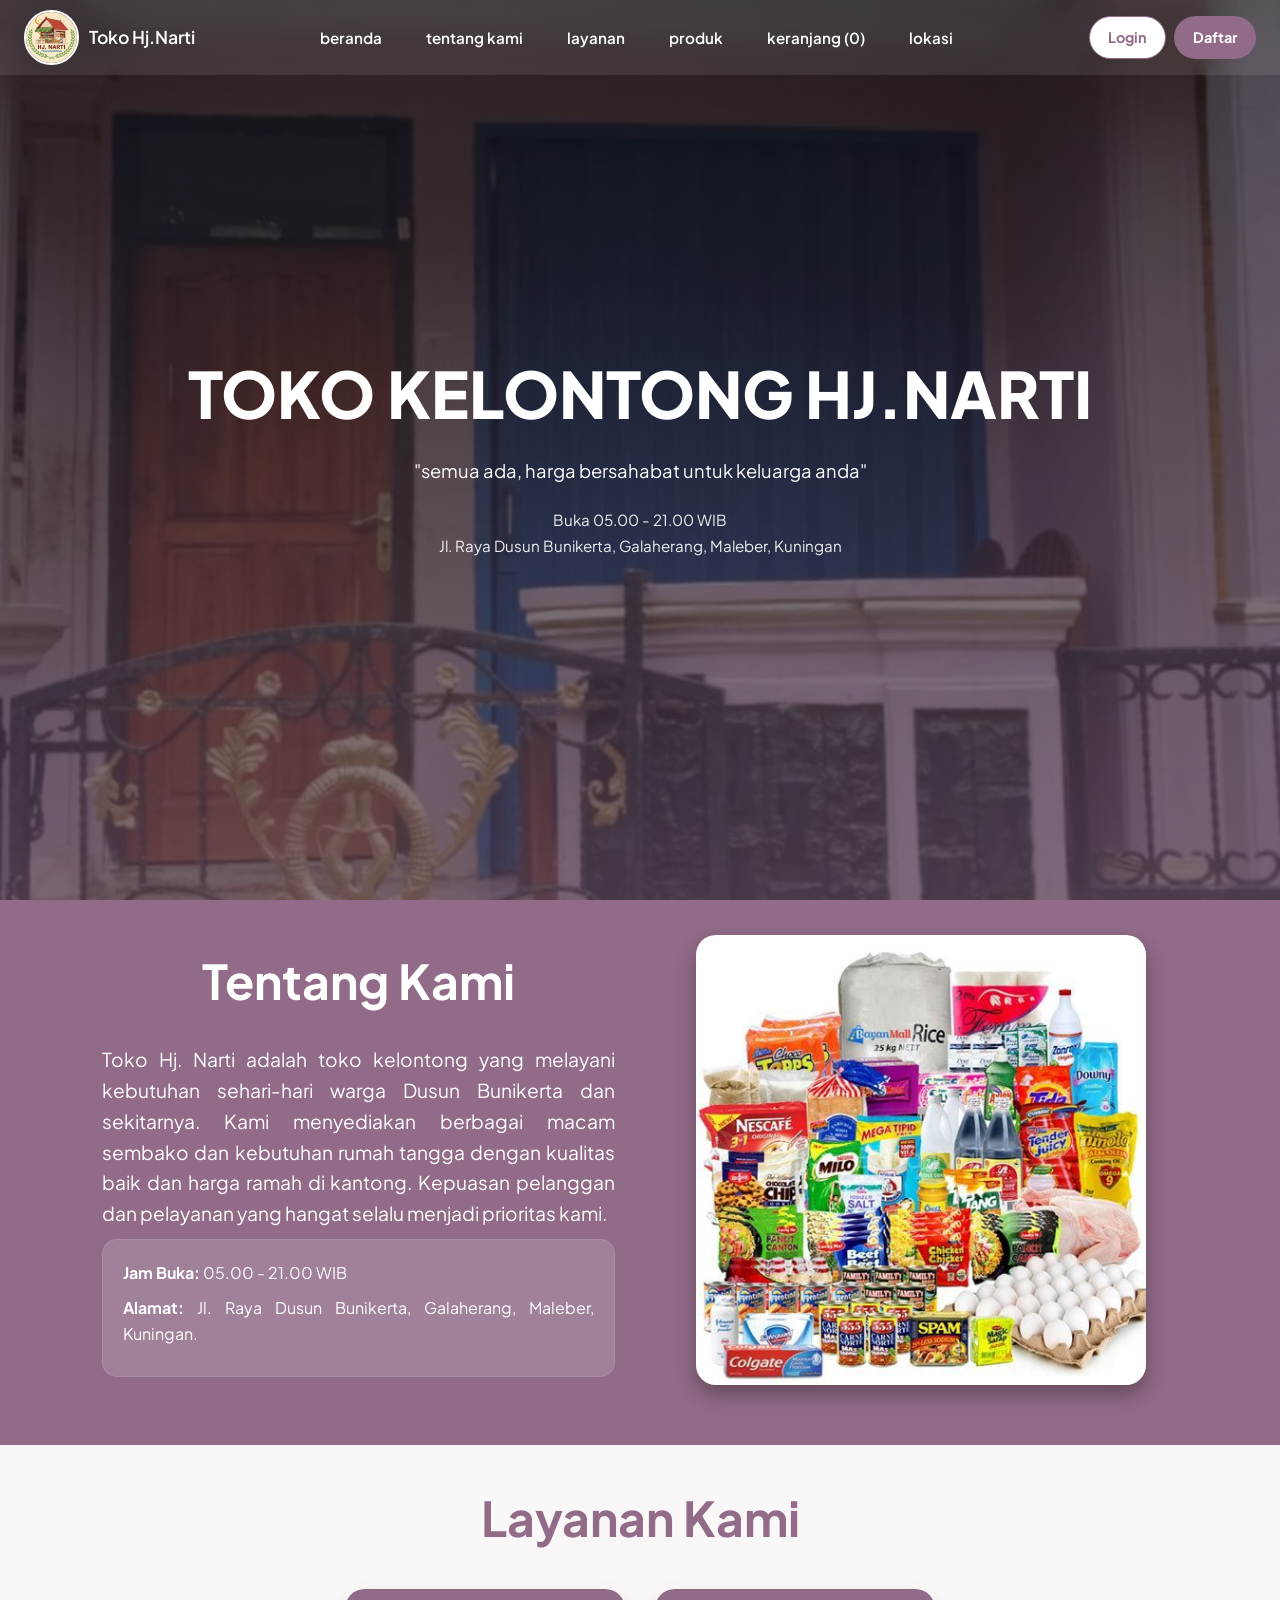
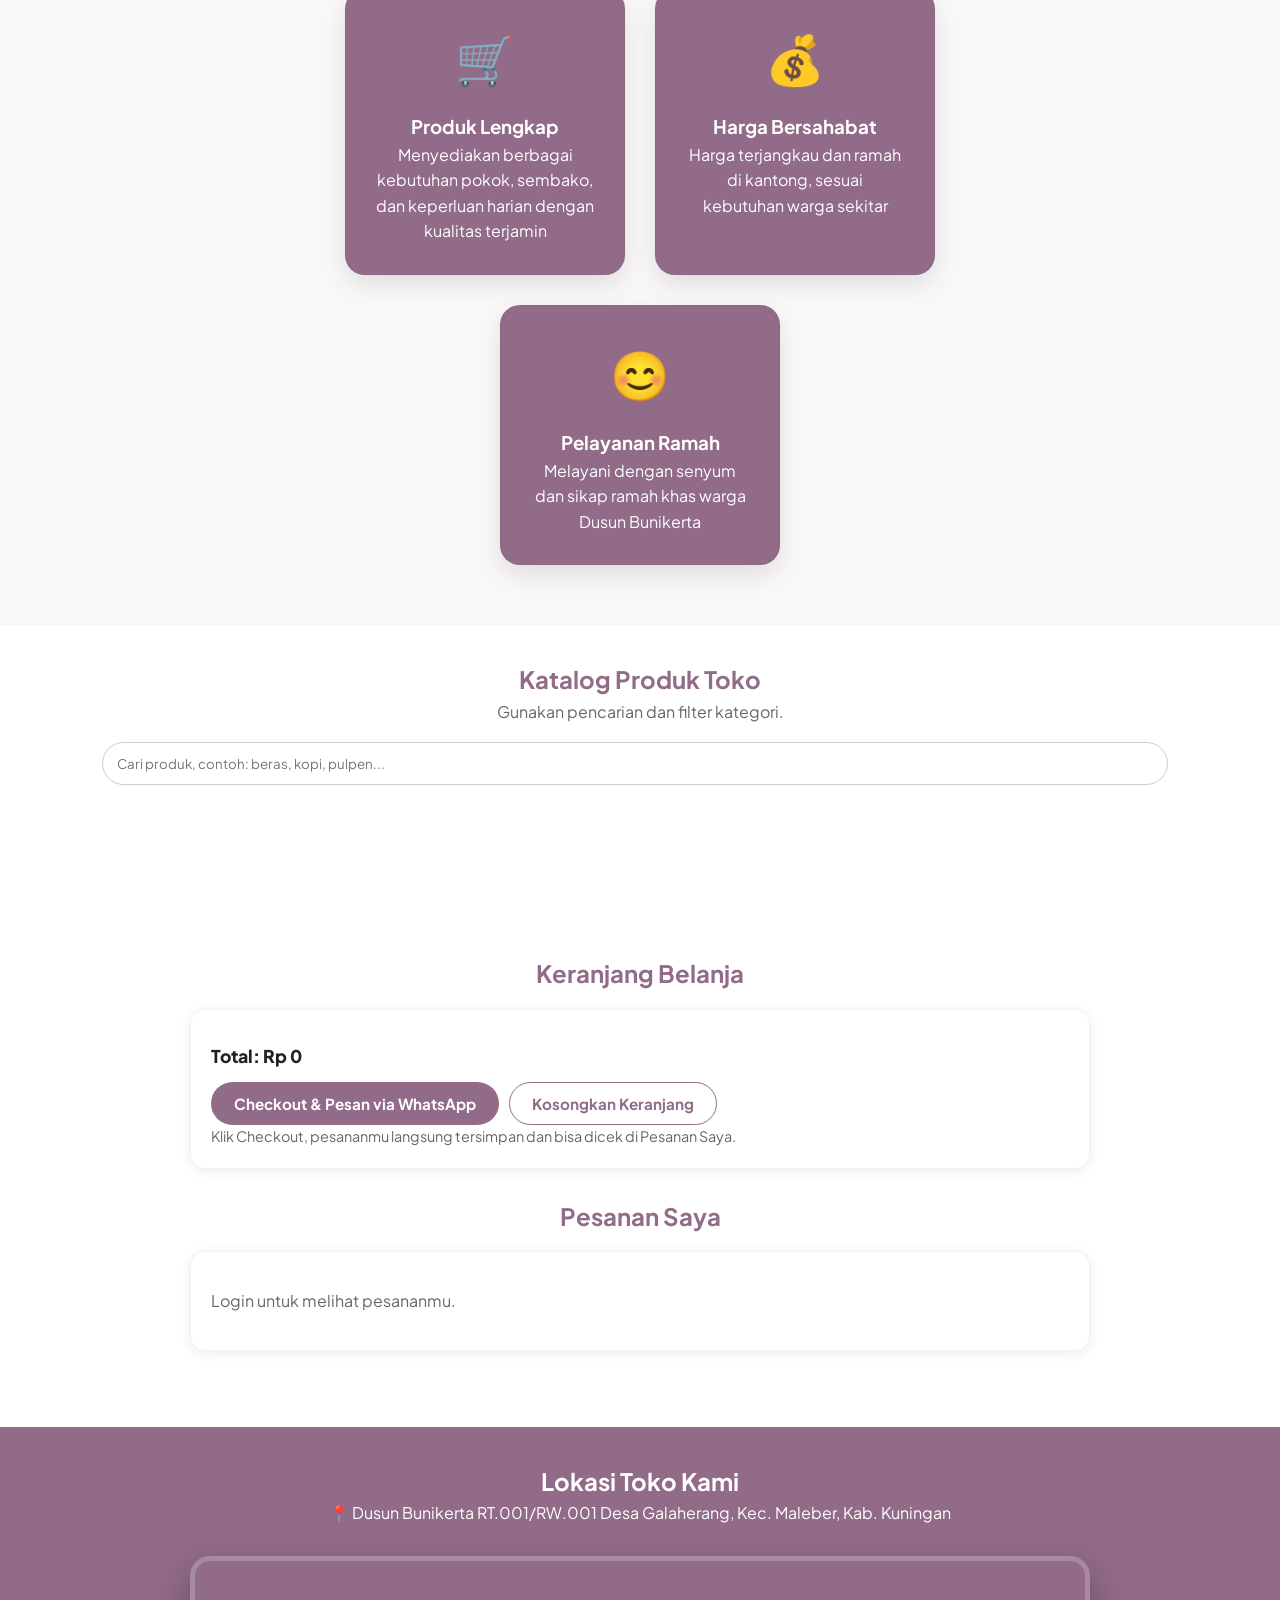
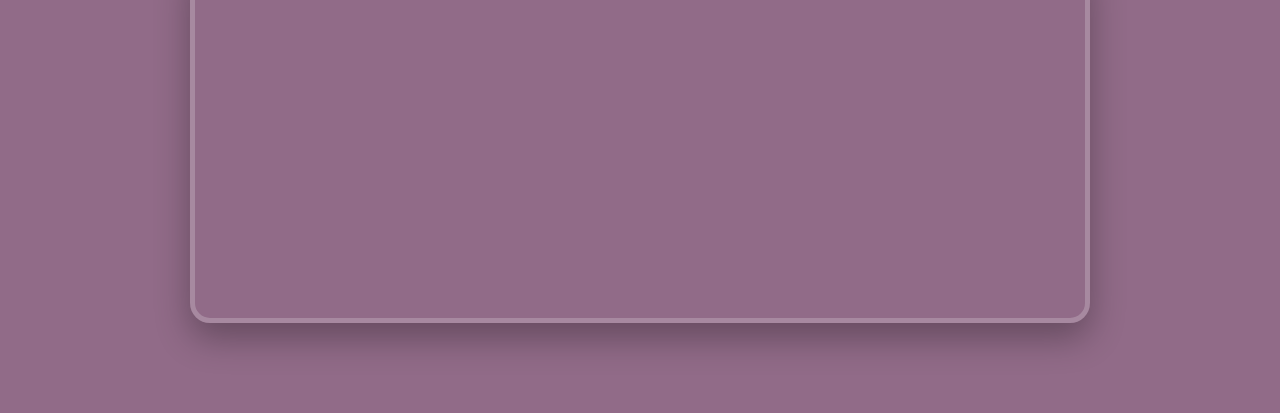
<file: index.html>
<!DOCTYPE html>
<html lang="id">
<head>
<meta charset="UTF-8">
<meta name="viewport" content="width=device-width, initial-scale=1.0">
<title>Toko Hj.Narti</title>
<meta name="description" content="Toko Kelontong Hj. Narti — sembako, sayuran, bumbu dapur, dan kebutuhan harian warga Dusun Bunikerta, Kuningan.">
<link rel="stylesheet" href="style.css">
</head>
<body>
<nav class="navbar">
  <div class="logo">
    <img src="assets/logo_toko.png" alt="Logo" class="logo-circle" onerror="this.style.display='none'">
    <span id="logoText">Toko Hj.Narti</span>
  </div>
  <ul>
    <li><a href="#beranda">beranda</a></li>
    <li><a href="#tentang">tentang kami</a></li>
    <li><a href="#layanan">layanan</a></li>
    <li><a href="#produk">produk</a></li>
    <li><a href="#keranjang">keranjang (<span id="cartCount">0</span>)</a></li>
    <li><a href="#lokasi">lokasi</a></li>
  </ul>
  <div class="auth-area" id="authArea">
    <a class="btn btn-outline" href="login.html">Login</a>
    <a class="btn btn-primary" href="register.html">Daftar</a>
  </div>
</nav>

<section class="hero" id="beranda">
  <div class="hero-content">
    <h1>TOKO KELONTONG HJ.NARTI</h1>
    <p>"semua ada, harga bersahabat untuk keluarga anda"</p>
    <p class="hero-note">Buka 05.00 - 21.00 WIB</p>
    <p class="hero-note hero-alamat">Jl. Raya Dusun Bunikerta, Galaherang, Maleber, Kuningan</p>
  </div>
</section>

<section class="section-tentang-baru" id="tentang">
  <div class="info-container">
    <div class="info-text">
      <h2 class="title-white">Tentang Kami</h2>
      <p class="text-white">Toko Hj. Narti adalah toko kelontong yang melayani kebutuhan sehari-hari warga Dusun Bunikerta dan sekitarnya. Kami menyediakan berbagai macam sembako dan kebutuhan rumah tangga dengan kualitas baik dan harga ramah di kantong. Kepuasan pelanggan dan pelayanan yang hangat selalu menjadi prioritas kami.</p>
      <div class="details-box">
        <p><strong>Jam Buka:</strong> 05.00 - 21.00 WIB</p>
        <p><strong>Alamat:</strong> Jl. Raya Dusun Bunikerta, Galaherang, Maleber, Kuningan.</p>
      </div>
    </div>
    <div class="info-image">
      <img src="assets/gambar_sembako.jpg" alt="Foto Sembako" class="img-estetik" onerror="this.style.display='none'">
    </div>
  </div>
</section>

<section class="section-layanan" id="layanan">
  <div class="container">
    <h2 class="title-layanan">Layanan Kami</h2>
    <div class="layanan-grid">
      <div class="layanan-card">
        <div class="icon">🛒</div>
        <h3>Produk Lengkap</h3>
        <p>Menyediakan berbagai kebutuhan pokok, sembako, dan keperluan harian dengan kualitas terjamin</p>
      </div>
      <div class="layanan-card">
        <div class="icon">💰</div>
        <h3>Harga Bersahabat</h3>
        <p>Harga terjangkau dan ramah di kantong, sesuai kebutuhan warga sekitar</p>
      </div>
      <div class="layanan-card">
        <div class="icon">😊</div>
        <h3>Pelayanan Ramah</h3>
        <p>Melayani dengan senyum dan sikap ramah khas warga Dusun Bunikerta</p>
      </div>
    </div>
  </div>
</section>

<section class="section-produk-katalog" id="produk">
  <h2 class="title-produk">Katalog Produk Toko</h2>
  <p class="lead">Gunakan pencarian dan filter kategori.</p>
  <div class="toolbar">
    <input type="search" id="searchInput" placeholder="Cari produk, contoh: beras, kopi, pulpen..." aria-label="Cari produk">
    <span id="productCount" class="muted"></span>
  </div>
  <div class="chips" id="categoryChips"></div>
  <div class="katalog-grid" id="productGrid"></div>
</section>

<section id="keranjang">
  <h2>Keranjang Belanja</h2>
  <div class="cart-box">
    <div id="cartItems"></div>
    <p class="cart-total">Total: <span id="cartTotal">Rp 0</span></p>
    <div class="cart-actions">
      <button type="button" class="btn btn-primary" id="checkoutBtn">Checkout &amp; Pesan via WhatsApp</button>
      <button type="button" class="btn btn-outline" id="clearCartBtn">Kosongkan Keranjang</button>
    </div>
    <p class="muted">Klik Checkout, pesananmu langsung tersimpan dan bisa dicek di Pesanan Saya.</p>
  </div>
  <h2 style="margin-top:28px">Pesanan Saya</h2>
  <div class="panel" id="myOrders"><p class="empty">Login untuk melihat pesananmu.</p></div>
</section>

<section class="section-lokasi" id="lokasi">
  <h2>Lokasi Toko Kami</h2>
  <p>📍 Dusun Bunikerta RT.001/RW.001 Desa Galaherang, Kec. Maleber, Kab. Kuningan</p>
  <div class="peta-wrapper">
    <iframe src="https://www.google.com/maps/embed?pb=!1m14!1m8!1m3!1d3959.5357945106425!2d108.6018286!3d-7.0636991!3m2!1i1024!2i768!4f13.1!3m3!1m2!1s0x2e6f6da18bbafa61%3A0xde6e767fe3c10161!2sToko%20Kelontong%20Hj.%20Narti!5e0!3m2!1sen!2ssg!4v1794963880633!5m2!1sen!2ssg" width="100%" height="350" style="border:0" allowfullscreen="" loading="lazy" referrerpolicy="strict-origin-when-cross-origin" title="Peta Lokasi Toko Hj. Narti">
  </div>
  <a class="btn-petunjuk" href="https://maps.app.goo.gl/xWRF5njpayevtnaE8" target="_blank" rel="noopener">Lihat Petunjuk Arah</a>
</section>

<footer>
  <p><strong>Toko Kelontong Hj. Narti</strong> &mdash; Dusun Bunikerta, Galaherang, Maleber, Kuningan. Buka 05.00&ndash;21.00 WIB.</p>
</footer>

<script src="js/store.js"></script>
<script src="js/auth.js"></script>
<script src="js/app.js"></script>
<script>
window.addEventListener('scroll', function () {
  var nav = document.querySelector('.navbar');
  if (!nav) return;
  if (window.scrollY > 50) nav.classList.add('scrolled');
  else nav.classList.remove('scrolled');
});
</script>
</body>
</html>
</file>
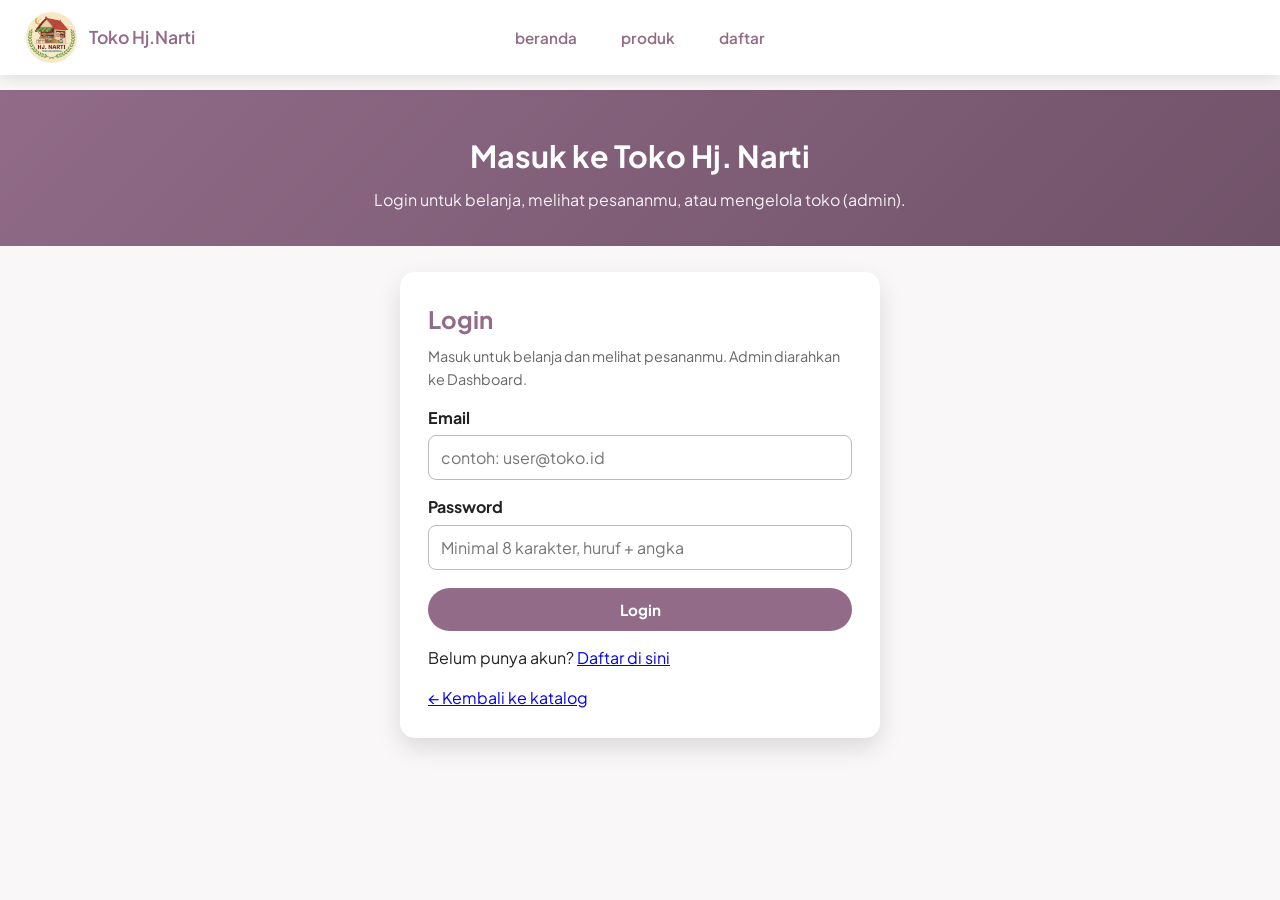
<file: admin.html>
<!DOCTYPE html>
<html lang="id">
<head>
<meta charset="UTF-8">
<meta name="viewport" content="width=device-width, initial-scale=1.0">
<title>Dashboard Admin — Toko Hj. Narti</title>
<link rel="stylesheet" href="style.css">
</head>
<body>
<nav class="navbar scrolled">
  <div class="logo">
    <img src="assets/logo_toko.png" alt="Logo" class="logo-circle" onerror="this.style.display='none'">
    <span>Toko Hj.Narti</span>
  </div>
  <ul>
    <li><a href="index.html">beranda</a></li>
    <li><a href="index.html#produk">produk</a></li>
    <li><a href="index.html#lokasi">lokasi</a></li>
  </ul>
  <div class="auth-area"><span class="user-chip" id="adminWho"></span> <button type="button" class="btn btn-outline" id="logoutBtnAdmin">Logout</button></div>
</nav>

<section class="mini-hero">
  <h2>Dashboard Admin</h2>
  <p>Halaman ini hanya bisa dibuka oleh akun dengan peran <strong>admin</strong>. Pelanggan yang mencoba membuka halaman ini akan dilempar kembali ke katalog.</p>
</section>

<main class="container admin-wrap">
  <div class="print-only">
    <h1>Laporan Toko Kelontong Hj. Narti</h1>
    <p>Dicetak pada <span id="printDate"></span> &bull; Dusun Bunikerta RT.001/RW.001, Desa Galaherang, Kec. Maleber, Kab. Kuningan &bull; Jam buka 05.00&ndash;21.00 WIB</p>
  </div>
  <div class="stats">
    <div class="stat"><div class="num" id="statProduk">0</div><div class="lbl">Total Produk</div></div>
    <div class="stat"><div class="num" id="statPesanan">0</div><div class="lbl">Total Pesanan</div></div>
    <div class="stat"><div class="num" id="statOmzet">Rp 0</div><div class="lbl">Total Omzet (dari pesanan tersimpan)</div></div>
    <div class="stat"><div class="num" id="statStokMenipis">0</div><div class="lbl">Produk Stok Menipis (&lt; 5)</div></div>
  </div>
  <div class="panel"><h2>Omzet per Kategori</h2><div id="chartBars"></div></div>
  <div class="panel"><h2>Stok Menipis</h2><ul id="lowStockList"></ul></div>
  <div class="panel" id="formPanel">
    <h2 id="formTitle">Tambah Produk Baru</h2>
    <form id="productForm" novalidate>
      <div class="form-grid">
        <div><label for="fNama">Nama Produk</label><input id="fNama" required maxlength="80" placeholder="Contoh: Beras 1kg"></div>
        <div><label for="fKategori">Kategori</label><select id="fKategori"><option>Sembako</option><option>Sayuran &amp; Protein</option><option>Bumbu Dapur</option><option>Rokok</option><option>Makanan &amp; Minuman</option><option>Alat Tulis Sekolah</option></select></div>
        <div><label for="fHarga">Harga (Rp)</label><input id="fHarga" type="number" min="1" max="10000000" required placeholder="16000"></div>
        <div><label for="fStok">Stok</label><input id="fStok" type="number" min="0" max="10000" required placeholder="20"></div>
        <div><label for="fGambar">Gambar (path / URL)</label><input id="fGambar" placeholder="assets/beras_toko.jpeg"></div>
      </div>
      <div class="error" id="formError" role="alert"></div>
      <div style="margin-top:14px; display:flex; gap:10px; flex-wrap:wrap">
        <button type="submit" class="btn btn-primary">Simpan Produk</button>
        <button type="button" class="btn btn-outline" id="cancelEditBtn" style="display:none">Batal Ubah</button>
      </div>
    </form>
  </div>
  <div class="panel">
    <h2>Pengelolaan Data Produk (CRUD)</h2>
    <div class="toolbar"><input type="search" id="adminSearch" placeholder="Cari produk di admin..."><button type="button" class="btn btn-outline" id="resetProdukBtn">Reset ke 55 Produk Awal</button></div>
    <div class="table-wrap"><table><thead><tr><th>ID</th><th>Nama</th><th>Kategori</th><th>Harga</th><th>Stok</th><th>Aksi</th></tr></thead><tbody id="productTableBody"></tbody></table></div>
  </div>
  <div class="panel">
    <h2>Pesanan Terbaru</h2>
    <div id="orderList"></div>
  </div>
  <div class="panel no-print">
    <h2>Laporan — Ekspor &amp; Cetak</h2>
    <p class="muted">Ekspor menghasilkan file CSV yang bisa dibuka di Excel / Google Sheets. Cetak Laporan membuka dialog print browser — pilih "Save as PDF" untuk PDF.</p>
    <div style="display:flex; gap:10px; flex-wrap:wrap; margin-top:10px">
      <button type="button" class="btn btn-primary" id="exportProdukBtn">Ekspor CSV Produk</button>
      <button type="button" class="btn btn-primary" id="exportPesananBtn">Ekspor CSV Pesanan</button>
      <button type="button" class="btn btn-outline" id="printBtn">Cetak Laporan / PDF</button>
    </div>
  </div>
  <p style="margin:20px 0"><a href="index.html">← Kembali ke katalog</a></p>
</main>
<script src="js/store.js"></script>
<script src="js/auth.js"></script>
<script src="js/admin.js"></script>
</body>
</html>
</file>
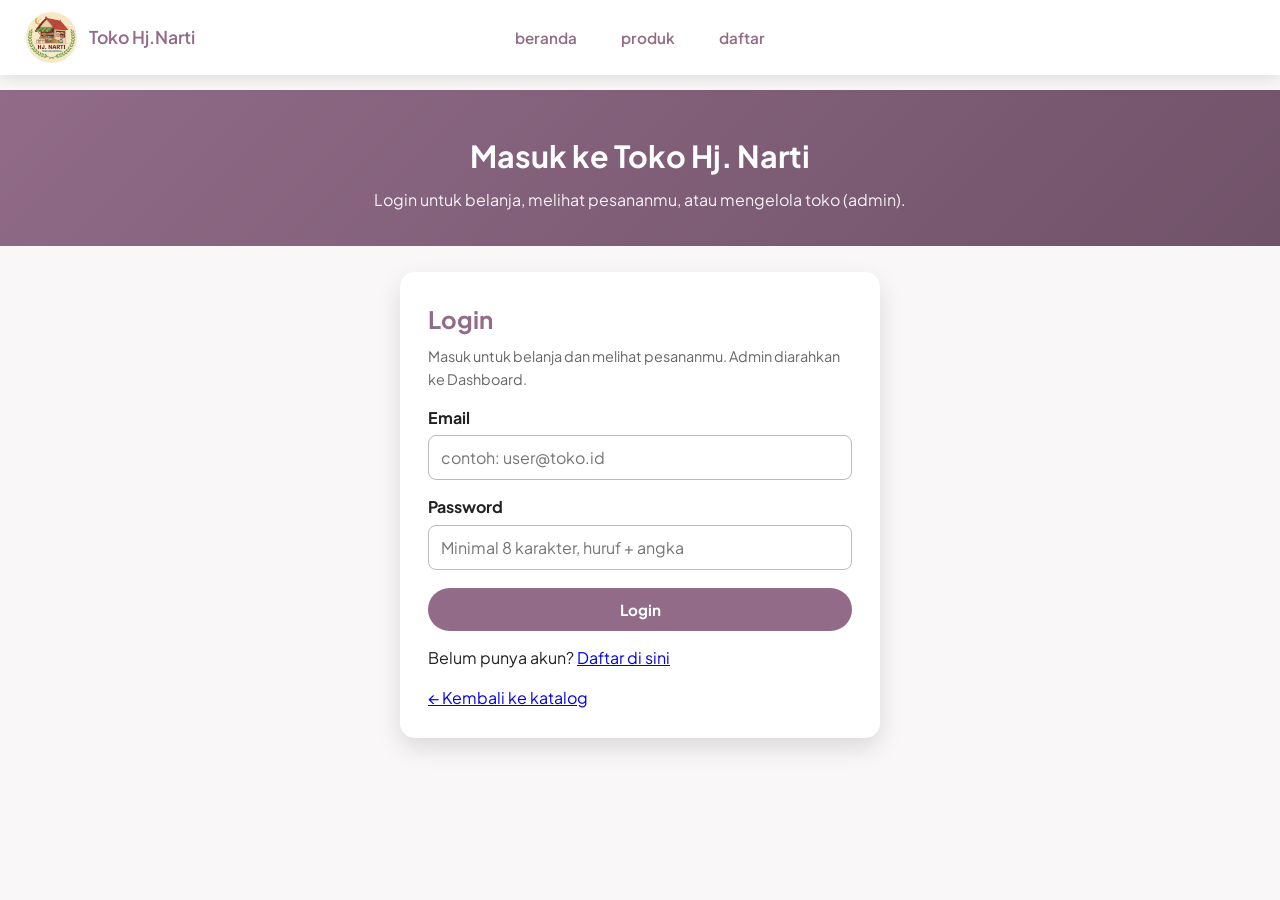
<file: login.html>
<!DOCTYPE html>
<html lang="id">
<head>
<meta charset="UTF-8">
<meta name="viewport" content="width=device-width, initial-scale=1.0">
<title>Login — Toko Hj. Narti</title>
<link rel="stylesheet" href="style.css">
</head>
<body>
<nav class="navbar scrolled navbar-auth">
  <div class="logo">
    <img src="assets/logo_toko.png" alt="Logo" class="logo-circle" onerror="this.style.display='none'">
    <span>Toko Hj.Narti</span>
  </div>
  <ul>
    <li><a href="index.html">beranda</a></li>
    <li><a href="index.html#produk">produk</a></li>
    <li><a href="register.html">daftar</a></li>
  </ul>
</nav>

<section class="mini-hero">
  <h2>Masuk ke Toko Hj. Narti</h2>
  <p>Login untuk belanja, melihat pesananmu, atau mengelola toko (admin).</p>
</section>

<main class="container auth-main">
  <div class="form-card">
    <h1>Login</h1>
    <p class="muted">Masuk untuk belanja dan melihat pesananmu. Admin diarahkan ke Dashboard.</p>
    <form id="loginForm" novalidate>
      <label for="email">Email</label>
      <input type="email" id="email" required autocomplete="email" placeholder="contoh: user@toko.id">
      <label for="password">Password</label>
      <input type="password" id="password" required autocomplete="current-password" placeholder="Minimal 8 karakter, huruf + angka">
      <div class="error" id="formError" role="alert"></div>
      <div style="margin-top:18px"><button type="submit" class="btn btn-primary btn-block">Login</button></div>
    </form>
    <p style="margin-top:14px">Belum punya akun? <a href="register.html">Daftar di sini</a></p>
    <p style="margin-top:14px"><a href="index.html">← Kembali ke katalog</a></p>
  </div>
</main>
<script src="js/store.js"></script>
<script src="js/auth.js"></script>
<script>
document.addEventListener('DOMContentLoaded', function () {
  var u = window.TokoAuth.currentUser();
  if (u) { window.location.href = u.role === 'admin' ? 'admin.html' : 'index.html'; return; }
  var form = document.getElementById('loginForm');
  var err = document.getElementById('formError');
  form.addEventListener('submit', async function (e) {
    e.preventDefault();
    err.style.display = 'none';
    var email = document.getElementById('email').value;
    var password = document.getElementById('password').value;
    var res = await window.TokoAuth.login(email, password);
    if (!res.ok) { err.textContent = res.message; err.style.display = 'block'; return; }
    window.location.href = res.user.role === 'admin' ? 'admin.html' : 'index.html';
  });
});
</script>
</body>
</html>
</file>
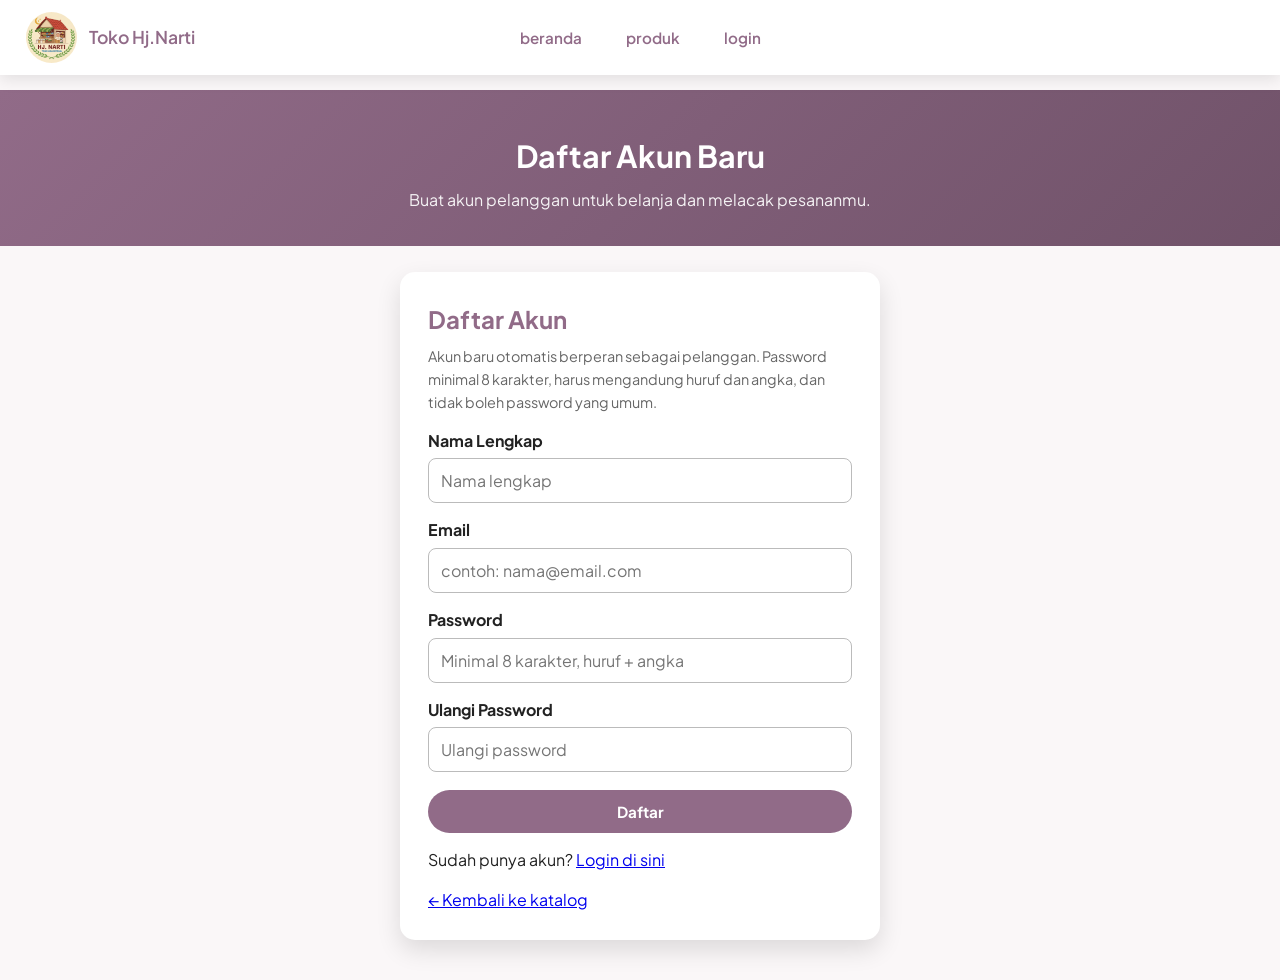
<file: register.html>
<!DOCTYPE html>
<html lang="id">
<head>
<meta charset="UTF-8">
<meta name="viewport" content="width=device-width, initial-scale=1.0">
<title>Daftar — Toko Hj. Narti</title>
<link rel="stylesheet" href="style.css">
</head>
<body>
<nav class="navbar scrolled navbar-auth">
  <div class="logo">
    <img src="assets/logo_toko.png" alt="Logo" class="logo-circle" onerror="this.style.display='none'">
    <span>Toko Hj.Narti</span>
  </div>
  <ul>
    <li><a href="index.html">beranda</a></li>
    <li><a href="index.html#produk">produk</a></li>
    <li><a href="login.html">login</a></li>
  </ul>
</nav>

<section class="mini-hero">
  <h2>Daftar Akun Baru</h2>
  <p>Buat akun pelanggan untuk belanja dan melacak pesananmu.</p>
</section>

<main class="container auth-main">
  <div class="form-card">
    <h1>Daftar Akun</h1>
    <p class="muted">Akun baru otomatis berperan sebagai pelanggan. Password minimal 8 karakter, harus mengandung huruf dan angka, dan tidak boleh password yang umum.</p>
    <form id="registerForm" novalidate>
      <label for="nama">Nama Lengkap</label>
      <input type="text" id="nama" required autocomplete="name" placeholder="Nama lengkap">
      <label for="email">Email</label>
      <input type="email" id="email" required autocomplete="email" placeholder="contoh: nama@email.com">
      <label for="password">Password</label>
      <input type="password" id="password" required autocomplete="new-password" placeholder="Minimal 8 karakter, huruf + angka">
      <label for="password2">Ulangi Password</label>
      <input type="password" id="password2" required autocomplete="new-password" placeholder="Ulangi password">
      <div class="error" id="formError" role="alert"></div>
      <div style="margin-top:18px"><button type="submit" class="btn btn-primary btn-block">Daftar</button></div>
    </form>
    <p style="margin-top:14px">Sudah punya akun? <a href="login.html">Login di sini</a></p>
    <p style="margin-top:14px"><a href="index.html">← Kembali ke katalog</a></p>
  </div>
</main>
<script src="js/store.js"></script>
<script src="js/auth.js"></script>
<script>
document.addEventListener('DOMContentLoaded', function () {
  var u = window.TokoAuth.currentUser();
  if (u) { window.location.href = 'index.html'; return; }
  var form = document.getElementById('registerForm');
  var err = document.getElementById('formError');
  form.addEventListener('submit', async function (e) {
    e.preventDefault();
    err.style.display = 'none';
    var nama = document.getElementById('nama').value;
    var email = document.getElementById('email').value;
    var pw = document.getElementById('password').value;
    var pw2 = document.getElementById('password2').value;
    if (pw !== pw2) { err.textContent = 'Password dan ulangi password tidak sama.'; err.style.display = 'block'; return; }
    var res = await window.TokoAuth.register(nama, email, pw);
    if (!res.ok) { err.textContent = res.message; err.style.display = 'block'; return; }
    alert('Pendaftaran berhasil. Selamat datang, ' + res.user.nama + '!');
    window.location.href = 'index.html';
  });
});
</script>
</body>
</html>
</file>
<file: style.css>
@import url('https://fonts.googleapis.com/css2?family=Plus+Jakarta+Sans:wght@300;400;600;800&display=swap');
:root {
    --purple: #916b88;
    --teal: #705269;
    --dark: #00A09D;
    --yellow: #ffcc00;
}
* {
    margin: 0;
    padding: 0;
    box-sizing: border-box;
}
html {
    scroll-behavior: smooth;
    scroll-padding-top: 0;
}
section[id] {
    scroll-margin-top: 75px;
}

body {
    font-family: 'Plus Jakarta Sans', sans-serif;
    line-height: 1.6;
}

.navbar {
    position: fixed;
    top: 0;
    width: 100%;
    z-index: 1000;
    transition: 0.4s all ease;
    padding: 10px 24px;
    display: flex;
    justify-content: space-between;
    align-items: center;
    flex-wrap: nowrap;
    gap: 16px;
    background: rgba(255, 255, 255, 0.1);
    backdrop-filter: blur(10px);
    color: white;
}

.navbar.scrolled {
    background-color: rgba(255, 255, 255, 0.95) !important;
    box-shadow: 0 4px 15px rgba(0,0,0,0.1);
}

.logo { display: flex; align-items: center; gap: 10px; font-weight: 800; flex-shrink: 0; white-space: nowrap; }
.logo-circle { width: 55px; height: 55px; border-radius: 50%; border: 2.5px solid white; object-fit: cover; }

.navbar ul { display: flex; flex: 1; justify-content: center; list-style: none; align-items: center; gap: 20px; flex-wrap: nowrap; white-space: nowrap; margin: 0; padding: 0; }

.navbar.scrolled ul li a,
.navbar.scrolled .logo span {
    color: var(--purple) !important;
}

.navbar ul li a {
    color: white;
    text-decoration: none;
    margin-left: 0;
    font-weight: 600;
    font-size: 0.95rem;
    white-space: nowrap;
    padding: 8px 10px;
    border-radius: 8px;
    transition: 0.3s all ease;
    border: 2px solid transparent;
}

.navbar.scrolled ul li a { color: var(--purple) !important; }

.navbar ul li a.active {
    background-color: rgba(255, 255, 255, 0.2) !important;
    border: 2px solid white !important;
    color: white !important;
}

.navbar ul li a:hover {
    background-color: rgba(255, 255, 255, 0.1);
    border: 2px solid rgba(255, 255, 255, 0.5);
}

.navbar.scrolled ul li a.active {
    background-color: var(--purple) !important;
    border: 2px solid var(--purple) !important;
    color: white !important;
}

.navbar.scrolled ul li a:hover {
    background-color: rgba(145, 107, 136, 0.1);
    border: 2px solid var(--purple);
    color: var(--purple) !important;
}

.hero {
    height: 100vh;
    width: 100%;
    background: linear-gradient(rgba(0, 0, 0, 0.5), rgba(0, 0, 0, 0.5)), url('assets/gambar.jpeg'), url('assets/gambar_sembako.jpg');
    background-color: var(--purple);
    background-size: cover;
    background-position: center;
    background-attachment: fixed;
    display: flex;
    align-items: center;
    justify-content: center;
    padding-top: 250px;
    text-align: center;
    position: relative;
    overflow: hidden;
    color: white;
}

.hero-content h1 { font-size: 4rem; font-weight: 800; margin-bottom: 10px; }

.section-tentang-baru {
    min-height: auto;
    display: flex;
    align-items: center;
    justify-content: center;
    background-color: var(--purple);
    padding: 35px 8% 60px;
}

.info-container { display: flex; align-items: center; gap: 50px; }
.title-white { color: white !important; font-size: 3rem; margin-bottom: 20px; }
.text-white { color: white !important; font-size: 1.2rem; }
.img-estetik { width: 100%; max-width: 450px; border-radius: 15px; box-shadow: 0 10px 25px rgba(0,0,0,0.3); }

.section-layanan {
    width: 100%;
    display: flex;
    flex-direction: column;
    align-items: center;
    justify-content: center;
    padding: 35px 8% 60px;
}

.title-layanan {
    text-align: center;
    width: 100%;
    margin-bottom: 32px;
    font-size: 3rem;
    color: #916b88;
}

.section-layanan .container {
    width: 90%;
    max-width: 1200px;
    display: flex;
    flex-direction: column;
    align-items: center;
}

.layanan-grid { display: flex; flex-wrap: wrap; justify-content: center; gap: 30px; }

.layanan-card {
    background-color: var(--purple);
    width: 280px;
    height: auto;
    overflow: visible;
    padding: 30px;
    border-radius: 20px;
    text-align: center;
    color: white;
    box-shadow: 0 10px 25px rgba(0,0,0,0.1);
}

.layanan-card .icon { font-size: 3rem; margin-bottom: 15px; }

.section-produk-katalog {
    min-height: auto;
    padding: 35px 8% 60px;
    background-color: #ffffff;
}

.title-produk {
    color: var(--purple) !important;
    text-align: center;
}

.card-katalog, .layanan-card {
    border: 1px solid rgba(0,0,0,0.05);
    transition: all 0.4s cubic-bezier(0.175, 0.885, 0.32, 1.275);
}

.nama-kategori {
    color: var(--purple) !important;
    border-left: 5px solid var(--purple);
    padding-left: 15px;
}

.katalog-grid {
    display: grid;
    grid-template-columns: repeat(auto-fill, minmax(220px, 1fr));
    gap: 25px;
    padding: 20px 0;
}

.card-katalog {
    background: white;
    border-radius: 15px;
    box-shadow: 0 10px 20px rgba(0,0,0,0.2);
    height: auto;
    overflow: visible;
}

.card-katalog:hover {
    transform: translateY(-12px) scale(1.02);
    box-shadow: 0 20px 40px rgba(145, 107, 136, 0.2);
}

.card-katalog img {
    width: 100%;
    height: 180px;
    object-fit: contain;
    padding: 15px;
}

.card-footer {
    background: #916b88;
    padding: 15px;
    display: flex;
    flex-direction: column;
    align-items: center;
    gap: 10px;
    margin-top: auto;
}

.nama-item {
    font-size: 1.1rem;
    letter-spacing: -0.3px;
    margin-bottom: 5px;
    text-transform: capitalize;
}

.harga-item {
    background: linear-gradient(135deg, #ffcc00, #ffb300) !important;
    border-radius: 50px !important;
    padding: 8px 20px !important;
    letter-spacing: 0.5px;
    border: 2px solid #ffffff;
}

.hero::after {
    content: '';
    position: absolute;
    top: 0; left: 0;
    width: 100%; height: 100%;
    background: linear-gradient(to bottom, rgba(0,0,0,0.3), rgba(145, 107, 136, 0.4));
    z-index: 1;
}

.hero-content {
    position: absolute;
    top: 50%;
    left: 50%;
    transform: translate(-50%, -50%);
    text-align: center;
    width: 90%;
    z-index: 2;
    margin: 0;
}

.section-lokasi {
    padding: 35px 8% 60px;
    background-color: var(--purple) !important;
    color: white;
    display: flex;
    flex-direction: column;
    align-items: center;
    justify-content: center;
}

.section-lokasi h2 {
    color: white !important;
    text-align: center;
}

.peta-wrapper {
    width: 100%;
    max-width: 900px;
    margin: 30px auto;
    border: 5px solid rgba(255, 255, 255, 0.2);
    border-radius: 20px;
    overflow: hidden;
    box-shadow: 0 15px 35px rgba(0,0,0,0.3);
}

.btn-petunjuk {
    background-color: var(--yellow);
    color: black;
    padding: 15px 30px;
    border-radius: 30px;
    text-decoration: none;
    font-weight: bold;
    transition: 0.3s;
}

.btn-main {
    background-color: var(--purple) !important;
    color: white !important;
    padding: 15px 40px;
    text-decoration: none;
    border-radius: 50px;
    font-weight: bold;
    font-size: 1.1rem;
    display: inline-block;
    margin-top: 30px;
    transition: 0.3s;
    box-shadow: 0 5px 15px rgba(145, 107, 136, 0.4);
    border: none;
    cursor: pointer;
}

.btn-main:hover {
    transform: translateY(-5px);
    background-color: var(--teal) !important;
    box-shadow: 0 10px 20px rgba(0,0,0,0.2);
}

.info-container {
    display: flex;
    align-items: center;
    justify-content: space-between;
    gap: 50px;
    width: 100%;
}

.info-text {
    flex: 1;
    text-align: left;
}

.info-text h2 {
    text-align: center;
    margin-bottom: 25px;
    width: 100%;
}

.info-text p {
    text-align: justify;
    line-height: 1.6;
    margin-bottom: 10px;
    color: white;
}

.info-image {
    flex: 1;
    display: flex;
    justify-content: center;
}

.details-box {
    background: rgba(255, 255, 255, 0.15);
    padding: 20px;
    border-radius: 15px;
    margin-top: 0px;
    border: 1px solid rgba(255, 255, 255, 0.1);
    display: inline-block;
    width: 100%;
}

.img-estetik {
    width: 100%;
    max-width: 450px;
    border-radius: 20px;
    box-shadow: 0 10px 20px rgba(0,0,0,0.3);
}

.logo span {
    font-size: 1.1rem;
    font-weight: 600;
    color: white;
    margin-left: 0;
    white-space: nowrap;
    transition: 0.3s;
}

.navbar.scrolled .logo span {
    color: #916b88 !important;
}

.btn-tambah {
    background-color: #ffcc00;
    border: none;
    padding: 8px;
    border-radius: 8px;
    font-weight: bold;
    cursor: pointer;
    margin-top: 10px;
    width: 100%;
    transition: 0.3s;
}

.btn-tambah:hover {
    background-color: #ffffff;
    transform: scale(1.05);
}

#jumlah-keranjang {
    background: #ffcc00;
    color: black;
    padding: 2px 8px;
    border-radius: 50%;
    font-weight: bold;
    margin-left: 5px;
}

@media (max-width: 768px) {
    .navbar ul {
        display: none !important;
    }
    .navbar {
        justify-content: center !important;
        padding: 8px 0 !important;
    }
    .logo-circle {
        width: 38px !important;
        height: 38px !important;
    }
    .logo span {
        font-size: 0.9rem !important;
    }
    .hero-content h1 {
        font-size: 1.8rem !important;
        margin-bottom: 5px !important;
    }
    .hero-content p {
        font-size: 0.8rem !important;
    }
    .hero {
        padding-top: 150px !important;
    }
    .info-image {
        display: none !important;
    }
    .section-tentang-baru {
        padding: 50px 5% !important;
    }
    .info-text h2 {
        font-size: 1.8rem !important;
    }
    .info-text p {
        font-size: 0.9rem !important;
    }
    .katalog-grid {
        grid-template-columns: repeat(2, 1fr) !important;
        gap: 10px !important;
    }
    .card-katalog img {
        height: 100px !important;
    }
    .harga-item {
        font-size: 0.7rem !important;
        padding: 4px 8px !important;
    }
}
:root {
    --ink: #222;
    --muted: #666;
    --bg: #faf7f8;
    --card: #fff;
    --danger: #c0392b;
    --ok: #1e8449;
}

body { background: var(--bg); color: var(--ink); }
img { max-width: 100%; display: block; }
.container { max-width: 1100px; margin: 0 auto; padding: 0 5%; }
.auth-area { display: flex; gap: 8px; align-items: center; flex-wrap: nowrap; flex-shrink: 0; white-space: nowrap; margin-left: 12px; }
.auth-area .btn { margin-top: 0; padding: 9px 18px; font-size: 0.9rem; white-space: nowrap; }
.user-chip { background: #f1e6ee; color: var(--teal); padding: 6px 12px; border-radius: 20px; font-size: 0.85rem; font-weight: 700; white-space: nowrap; max-width: 220px; overflow: hidden; text-overflow: ellipsis; }
.btn { display: inline-block; padding: 11px 22px; border-radius: 50px; border: 1px solid transparent; cursor: pointer; font-weight: 700; font-family: inherit; font-size: 0.95rem; text-decoration: none; background: #eee; color: var(--ink); transition: 0.3s all ease; }
.btn-primary { background: var(--purple); color: #fff; }
.btn-primary:hover { background: var(--teal); transform: translateY(-2px); }
.btn-outline { background: #fff; border-color: var(--purple); color: var(--purple); }
.btn-outline:hover { background: var(--purple); color: #fff; }
.btn-danger { background: var(--danger); color: #fff; }
.btn-small { padding: 5px 10px; font-size: 0.85rem; }
.btn-block { width: 100%; }
.btn:disabled { opacity: 0.5; cursor: not-allowed; }

.hero-content p { color: white; font-size: 1.15rem; margin-top: 12px; }
.hero-content .btn-main { margin-left: 6px; margin-right: 6px; }
.hero-content .hero-note { font-size: 0.95rem; opacity: 0.92; margin-top: 22px; }
.hero-content .hero-note.hero-alamat { margin-top: 2px; }

.toolbar { display: flex; gap: 10px; flex-wrap: wrap; align-items: center; margin: 16px 0; }
.toolbar input[type="search"], .toolbar input[type="text"] { flex: 1; min-width: 200px; padding: 12px 14px; border: 1px solid #ccc; border-radius: 50px; font-family: inherit; background: #fff; }
.chips { display: flex; gap: 8px; flex-wrap: wrap; margin: 10px 0 18px; justify-content: center; }
.chip { padding: 8px 16px; border-radius: 20px; border: 1px solid var(--purple); background: #fff; color: var(--purple); cursor: pointer; font-family: inherit; font-weight: 600; }
.chip.active { background: var(--purple); color: #fff; }
.muted { color: var(--muted); font-size: 0.9rem; }
.empty { color: var(--muted); padding: 16px 0; }
.lead { color: var(--muted); margin-bottom: 18px; text-align: center; }

.card-katalog { display: flex; flex-direction: column; }
.card-footer { color: #fff; }
.card-footer .nama-item { color: #fff; font-weight: 700; }
.card-footer .badge { background: rgba(255,255,255,0.22); color: #fff; }
.card-footer .stock { color: rgba(255,255,255,0.88); font-size: 0.88rem; }
.card-footer .stock.low { color: var(--yellow); font-weight: 700; }
.badge { display: inline-block; align-self: center; background: #e0f2f1; color: var(--dark); padding: 3px 10px; border-radius: 20px; font-size: 0.78rem; font-weight: 700; }
.grid { display: grid; grid-template-columns: repeat(auto-fill, minmax(220px, 1fr)); gap: 25px; padding: 20px 0; }

#keranjang { padding: 35px 8% 60px; background: #fff; }
#keranjang h2 { color: var(--purple); text-align: center; margin-bottom: 10px; }
.cart-box, .panel { background: #fff; border-radius: 15px; padding: 20px; box-shadow: 0 2px 12px rgba(0,0,0,0.08); margin: 16px auto; max-width: 900px; border: 1px solid rgba(0,0,0,0.05); }

#formPanel { scroll-margin-top: 90px; }
#productForm { scroll-margin-top: 90px; }
.panel h2 { color: var(--purple); margin-bottom: 8px; font-size: 1.3rem; }
.cart-row, .order-row { display: flex; gap: 10px; align-items: center; flex-wrap: wrap; padding: 10px 0; border-bottom: 1px solid #eee; }
.order-row { display: block; }
.cart-total { font-weight: 800; font-size: 1.1rem; margin: 12px 0; }
.cart-actions { display: flex; gap: 10px; flex-wrap: wrap; }

.mini-hero { margin-top: 90px; background: linear-gradient(135deg, var(--purple), var(--teal)); color: #fff; text-align: center; padding: 42px 5% 34px; }
.mini-hero h2 { font-size: 1.9rem; margin-bottom: 6px; }
.mini-hero p { opacity: 0.92; }
.auth-main .form-card { margin-top: 26px; }

.form-card { max-width: 480px; margin: 130px auto 40px; background: #fff; padding: 28px; border-radius: 15px; box-shadow: 0 10px 25px rgba(0,0,0,0.12); }
.form-card h1 { color: var(--purple); margin-bottom: 6px; font-size: 1.5rem; }
.form-card label { display: block; font-weight: 700; margin: 14px 0 5px; }
.form-card input, .form-card select { width: 100%; padding: 11px 12px; border: 1px solid #bbb; border-radius: 8px; font-family: inherit; font-size: 1rem; }
.form-card input:focus, .form-card select:focus { outline: 2px solid var(--purple); border-color: var(--purple); }
.error { display: none; background: #fdecea; color: var(--danger); padding: 10px 12px; border-radius: 8px; margin-top: 12px; font-weight: 600; }
.success { background: #eafaf1; color: var(--ok); padding: 10px 12px; border-radius: 8px; margin-top: 12px; font-weight: 600; }
.demo-box { background: #fff8e1; border: 1px dashed var(--yellow); padding: 12px; border-radius: 8px; margin-top: 16px; font-size: 0.9rem; }
.demo-box code { background: #fff; padding: 1px 5px; border-radius: 4px; }

.admin-wrap { padding-top: 96px; }
.stats { display: grid; grid-template-columns: repeat(auto-fit, minmax(180px, 1fr)); gap: 14px; margin: 16px 0; }
.stat { background: #fff; border-radius: 15px; padding: 18px; box-shadow: 0 2px 10px rgba(0,0,0,0.08); }
.stat .num { font-size: 1.8rem; font-weight: 800; color: var(--purple); }
.stat .lbl { color: var(--muted); font-size: 0.9rem; }
.table-wrap { overflow-x: auto; background: #fff; border-radius: 12px; padding: 10px; }
table { width: 100%; border-collapse: collapse; }
th, td { padding: 10px 8px; border-bottom: 1px solid #eee; text-align: left; font-size: 0.93rem; }
th { color: var(--teal); }
.bar-row { display: flex; gap: 10px; align-items: center; margin: 8px 0; }
.bar-label { width: 170px; font-size: 0.88rem; }
.bar-track { flex: 1; background: #eee; border-radius: 6px; height: 18px; overflow: hidden; }
.bar-fill { height: 100%; background: var(--purple); }
.bar-value { width: 130px; text-align: right; font-size: 0.88rem; font-weight: 700; }
.form-grid { display: grid; grid-template-columns: repeat(auto-fit, minmax(180px, 1fr)); gap: 12px; }
.form-grid label { font-weight: 700; font-size: 0.9rem; }
.form-grid input, .form-grid select { width: 100%; padding: 10px; border: 1px solid #bbb; border-radius: 8px; font-family: inherit; margin-top: 4px; }

footer { background: var(--teal); color: #fff; padding: 28px 5%; margin-top: 0; text-align: center; }
footer a { color: var(--yellow); }

.print-only { display: none; }
@media print {
  .navbar, .toolbar, .chips, .cart-actions, .no-print, .mini-hero { display: none !important; }
  #formPanel, .btn, .admin-wrap > p { display: none !important; }
  table th:last-child, table td:last-child { display: none !important; }
  .print-only { display: block !important; margin-bottom: 16px; }
  .print-only h1 { font-size: 1.4rem; margin-bottom: 4px; }
  .print-only p { font-size: 0.9rem; color: #333; }
  body { background: #fff; }
  .admin-wrap { padding-top: 0; }
  .card-katalog, .panel, .stat { box-shadow: none; border: 1px solid #ccc; }
  .panel { break-inside: avoid; }
  table { font-size: 12px; }
  .hero { height: auto; padding: 40px 5%; }
}

@media (max-width: 768px) {
  .hero-content h1 { font-size: 1.8rem; }
  .bar-label { width: 110px; }
  .bar-value { width: 90px; }
  .auth-area { margin-left: 0; }
  .auth-area .btn { padding: 7px 12px; font-size: 0.82rem; }
}

@media (min-width: 769px) {
  .navbar-auth ul { position: absolute; left: 50%; transform: translateX(-50%); }
}
</file>
